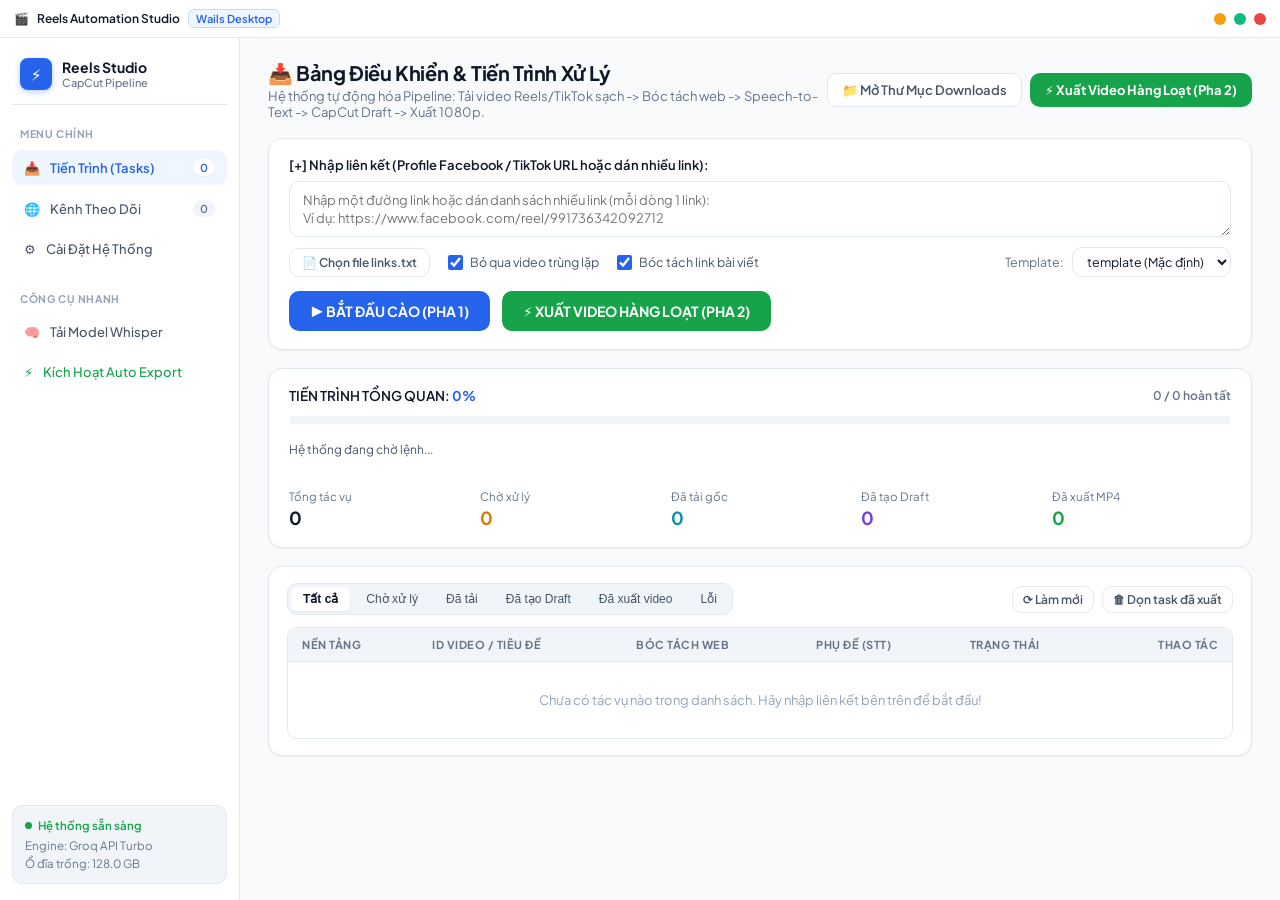
<file: frontend/src/index.html>
<!DOCTYPE html>
<html lang="vi">
<head>
  <meta charset="UTF-8">
  <meta name="viewport" content="width=device-width, initial-scale=1.0">
  <title>Reels Automation Studio</title>
  <link rel="preconnect" href="https://fonts.googleapis.com">
  <link rel="preconnect" href="https://fonts.gstatic.com" crossorigin>
  <link href="https://fonts.googleapis.com/css2?family=Plus+Jakarta+Sans:wght@400;500;600;700;800&family=JetBrains+Mono:wght@400;500&display=swap" rel="stylesheet">
  <link rel="stylesheet" href="./style.css">
</head>
<body>
  <!-- Clean Root Container: 100% of UI is generated programmatically via JavaScript DOM -->
  <div id="app"></div>
  <script type="module" src="./js/app.js"></script>
</body>
</html>
</file>
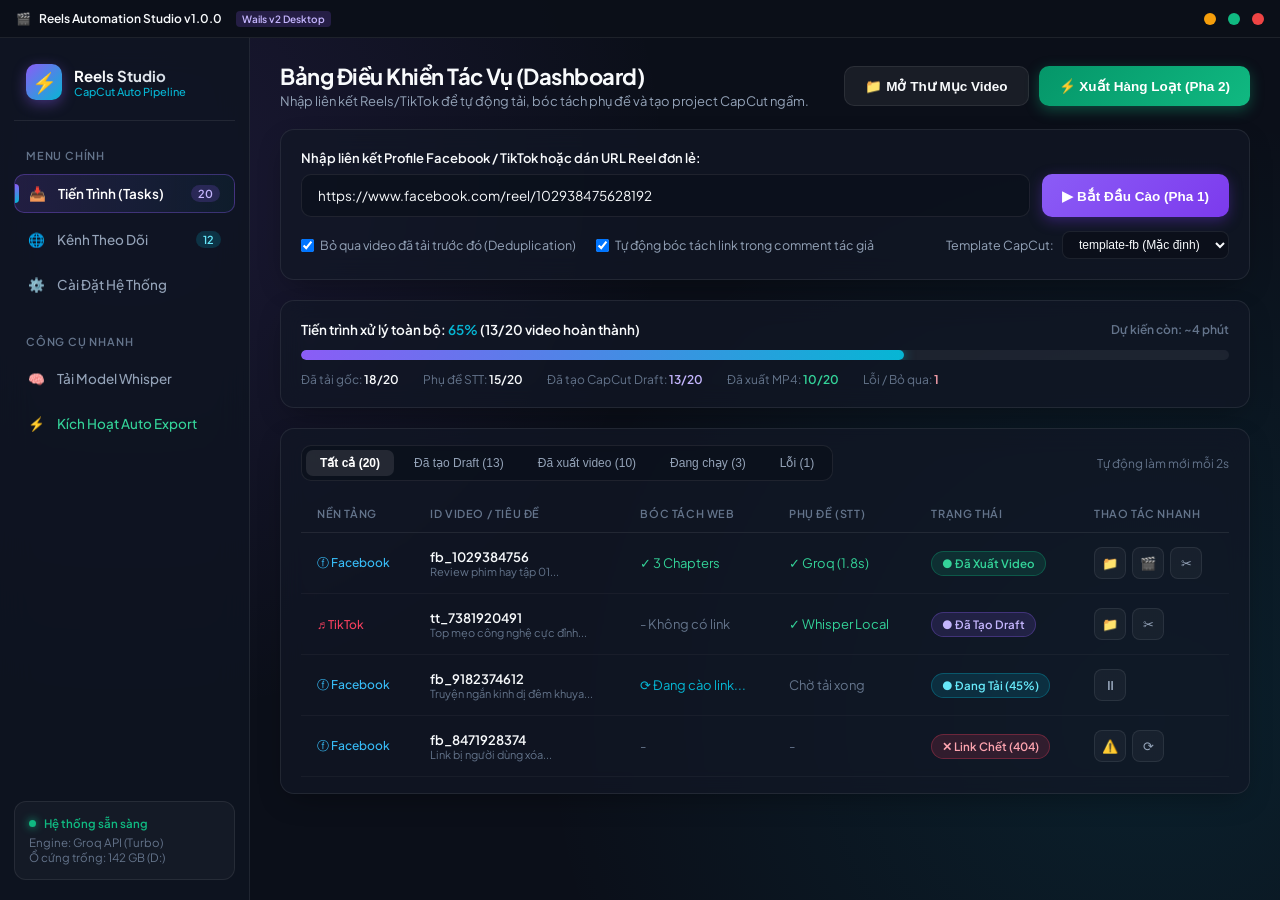
<file: docs/ui-mockup.html>
<!DOCTYPE html>
<html lang="vi">
<head>
  <meta charset="UTF-8">
  <meta name="viewport" content="width=device-width, initial-scale=1.0">
  <title>Reels Automation Studio - Desktop UI Preview</title>
  <link rel="preconnect" href="https://fonts.googleapis.com">
  <link rel="preconnect" href="https://fonts.gstatic.com" crossorigin>
  <link href="https://fonts.googleapis.com/css2?family=Plus+Jakarta+Sans:wght@400;500;600;700;800&family=JetBrains+Mono:wght@400;500&display=swap" rel="stylesheet">
  <style>
    :root {
      --bg-dark: #0b0f19;
      --card-bg: rgba(18, 24, 38, 0.7);
      --card-border: rgba(255, 255, 255, 0.08);
      --card-hover: rgba(25, 34, 54, 0.85);
      --accent-purple: #8b5cf6;
      --accent-cyan: #06b6d4;
      --accent-green: #10b981;
      --accent-amber: #f59e0b;
      --accent-rose: #f43f5e;
      --text-main: #f8fafc;
      --text-muted: #94a3b8;
      --text-dim: #64748b;
      --sidebar-width: 250px;
    }

    * {
      box-sizing: border-box;
      margin: 0;
      padding: 0;
    }

    body {
      font-family: 'Plus Jakarta Sans', sans-serif;
      background: radial-gradient(circle at 10% 20%, rgba(139, 92, 246, 0.12) 0%, transparent 40%),
                  radial-gradient(circle at 90% 80%, rgba(6, 182, 212, 0.1) 0%, transparent 45%),
                  var(--bg-dark);
      color: var(--text-main);
      min-height: 100vh;
      display: flex;
      flex-direction: column;
      user-select: none;
      overflow-x: hidden;
    }

    /* Window Titlebar (Wails Frame) */
    .titlebar {
      height: 38px;
      background: rgba(11, 15, 25, 0.95);
      border-bottom: 1px solid var(--card-border);
      display: flex;
      align-items: center;
      justify-content: space-between;
      padding: 0 16px;
      font-size: 12px;
      color: var(--text-muted);
      z-index: 100;
    }
    .titlebar-brand {
      display: flex;
      align-items: center;
      gap: 8px;
      font-weight: 600;
      color: var(--text-main);
    }
    .titlebar-controls {
      display: flex;
      gap: 12px;
    }
    .titlebar-btn {
      width: 12px;
      height: 12px;
      border-radius: 50%;
      cursor: pointer;
    }
    .btn-close { background: #ef4444; }
    .btn-min { background: #f59e0b; }
    .btn-max { background: #10b981; }

    /* App Container */
    .app-layout {
      display: flex;
      flex: 1;
      height: calc(100vh - 38px);
    }

    /* Sidebar */
    .sidebar {
      width: var(--sidebar-width);
      background: rgba(15, 21, 34, 0.85);
      backdrop-filter: blur(16px);
      border-right: 1px solid var(--card-border);
      display: flex;
      flex-direction: column;
      padding: 20px 14px;
      gap: 8px;
    }
    .logo-container {
      display: flex;
      align-items: center;
      gap: 12px;
      padding: 6px 12px 20px 12px;
      border-bottom: 1px solid var(--card-border);
      margin-bottom: 10px;
    }
    .logo-icon {
      width: 36px;
      height: 36px;
      border-radius: 10px;
      background: linear-gradient(135deg, var(--accent-purple), var(--accent-cyan));
      display: flex;
      align-items: center;
      justify-content: center;
      font-size: 20px;
      box-shadow: 0 4px 14px rgba(139, 92, 246, 0.4);
    }
    .logo-text {
      font-size: 15px;
      font-weight: 700;
      background: linear-gradient(to right, #fff, #cbd5e1);
      -webkit-background-clip: text;
      -webkit-text-fill-color: transparent;
      line-height: 1.2;
    }
    .logo-sub {
      font-size: 11px;
      color: var(--accent-cyan);
      font-weight: 500;
    }

    .nav-group-title {
      font-size: 11px;
      font-weight: 600;
      color: var(--text-dim);
      text-transform: uppercase;
      letter-spacing: 0.8px;
      padding: 10px 12px 4px 12px;
    }
    .nav-item {
      display: flex;
      align-items: center;
      gap: 12px;
      padding: 10px 14px;
      border-radius: 10px;
      font-size: 13.5px;
      font-weight: 500;
      color: var(--text-muted);
      cursor: pointer;
      transition: all 0.2s ease;
      position: relative;
    }
    .nav-item:hover {
      background: rgba(255, 255, 255, 0.05);
      color: var(--text-main);
    }
    .nav-item.active {
      background: linear-gradient(90deg, rgba(139, 92, 246, 0.15), rgba(6, 182, 212, 0.05));
      color: #fff;
      font-weight: 600;
      border: 1px solid rgba(139, 92, 246, 0.35);
    }
    .nav-item.active::before {
      content: '';
      position: absolute;
      left: 0;
      top: 25%;
      height: 50%;
      width: 3.5px;
      border-radius: 0 4px 4px 0;
      background: linear-gradient(to bottom, var(--accent-purple), var(--accent-cyan));
    }
    .nav-badge {
      margin-left: auto;
      font-size: 11px;
      padding: 2px 7px;
      border-radius: 12px;
      background: rgba(139, 92, 246, 0.2);
      color: #c4b5fd;
      font-weight: 600;
    }

    .sidebar-footer {
      margin-top: auto;
      padding: 14px;
      border-radius: 12px;
      background: rgba(255, 255, 255, 0.03);
      border: 1px solid var(--card-border);
      font-size: 11.5px;
    }
    .footer-status {
      display: flex;
      align-items: center;
      gap: 8px;
      color: var(--accent-green);
      font-weight: 600;
      margin-bottom: 4px;
    }
    .status-dot {
      width: 7px;
      height: 7px;
      border-radius: 50%;
      background: var(--accent-green);
      box-shadow: 0 0 8px var(--accent-green);
    }

    /* Main Content */
    .main-content {
      flex: 1;
      padding: 24px 30px;
      overflow-y: auto;
      display: flex;
      flex-direction: column;
      gap: 20px;
    }

    .tab-content {
      display: none;
      flex-direction: column;
      gap: 20px;
      animation: fadeIn 0.25s ease;
    }
    .tab-content.active {
      display: flex;
    }
    @keyframes fadeIn {
      from { opacity: 0; transform: translateY(4px); }
      to { opacity: 1; transform: translateY(0); }
    }

    /* Header Bar */
    .page-header {
      display: flex;
      justify-content: space-between;
      align-items: center;
    }
    .page-title {
      font-size: 22px;
      font-weight: 700;
      letter-spacing: -0.5px;
    }
    .page-subtitle {
      font-size: 13px;
      color: var(--text-muted);
      margin-top: 3px;
    }

    /* Cards */
    .glass-card {
      background: var(--card-bg);
      backdrop-filter: blur(12px);
      border: 1px solid var(--card-border);
      border-radius: 14px;
      padding: 20px;
      box-shadow: 0 10px 30px -10px rgba(0, 0, 0, 0.4);
    }

    /* Input Section */
    .input-row {
      display: flex;
      gap: 12px;
    }
    .input-box {
      flex: 1;
      background: rgba(11, 15, 25, 0.6);
      border: 1px solid var(--card-border);
      border-radius: 10px;
      padding: 12px 16px;
      font-size: 13.5px;
      color: var(--text-main);
      font-family: inherit;
      outline: none;
      transition: all 0.2s ease;
    }
    .input-box:focus {
      border-color: var(--accent-purple);
      box-shadow: 0 0 0 3px rgba(139, 92, 246, 0.15);
    }

    /* Buttons */
    .btn {
      display: inline-flex;
      align-items: center;
      gap: 8px;
      padding: 11px 20px;
      border-radius: 10px;
      font-size: 13.5px;
      font-weight: 600;
      cursor: pointer;
      border: none;
      outline: none;
      transition: all 0.2s cubic-bezier(0.4, 0, 0.2, 1);
    }
    .btn:active {
      transform: scale(0.97);
    }
    .btn-primary {
      background: linear-gradient(135deg, var(--accent-purple), #7c3aed);
      color: white;
      box-shadow: 0 4px 14px rgba(124, 58, 237, 0.35);
    }
    .btn-primary:hover {
      box-shadow: 0 6px 20px rgba(124, 58, 237, 0.5);
      filter: brightness(1.1);
    }
    .btn-export {
      background: linear-gradient(135deg, #059669, #10b981);
      color: white;
      box-shadow: 0 4px 14px rgba(16, 185, 129, 0.35);
    }
    .btn-export:hover {
      box-shadow: 0 6px 20px rgba(16, 185, 129, 0.5);
      filter: brightness(1.1);
    }
    .btn-secondary {
      background: rgba(255, 255, 255, 0.06);
      color: var(--text-main);
      border: 1px solid var(--card-border);
    }
    .btn-secondary:hover {
      background: rgba(255, 255, 255, 0.1);
    }

    .options-bar {
      display: flex;
      align-items: center;
      gap: 20px;
      margin-top: 14px;
      font-size: 12.5px;
      color: var(--text-muted);
    }
    .checkbox-label {
      display: flex;
      align-items: center;
      gap: 6px;
      cursor: pointer;
    }
    .select-dropdown {
      background: rgba(11, 15, 25, 0.7);
      border: 1px solid var(--card-border);
      border-radius: 8px;
      padding: 5px 12px;
      font-size: 12px;
      color: var(--text-main);
      outline: none;
    }

    /* Overall Progress Bar */
    .progress-card {
      display: flex;
      flex-direction: column;
      gap: 12px;
    }
    .progress-header {
      display: flex;
      justify-content: space-between;
      align-items: center;
      font-size: 13.5px;
      font-weight: 600;
    }
    .progress-bar-track {
      height: 10px;
      background: rgba(255, 255, 255, 0.06);
      border-radius: 10px;
      overflow: hidden;
      position: relative;
    }
    .progress-bar-fill {
      height: 100%;
      width: 65%;
      border-radius: 10px;
      background: linear-gradient(90deg, var(--accent-purple), var(--accent-cyan));
      box-shadow: 0 0 12px rgba(6, 182, 212, 0.6);
      transition: width 0.5s ease;
    }
    .progress-stats {
      display: flex;
      gap: 24px;
      font-size: 12px;
      color: var(--text-dim);
    }
    .stat-highlight {
      color: var(--text-main);
      font-weight: 600;
    }

    /* Filter & Search Bar */
    .table-actions {
      display: flex;
      justify-content: space-between;
      align-items: center;
    }
    .filter-tabs {
      display: flex;
      gap: 6px;
      background: rgba(11, 15, 25, 0.6);
      padding: 4px;
      border-radius: 10px;
      border: 1px solid var(--card-border);
    }
    .filter-btn {
      padding: 6px 14px;
      border-radius: 7px;
      font-size: 12px;
      font-weight: 500;
      color: var(--text-muted);
      cursor: pointer;
      border: none;
      background: transparent;
      transition: all 0.2s ease;
    }
    .filter-btn.active {
      background: rgba(255, 255, 255, 0.1);
      color: #fff;
      font-weight: 600;
    }

    /* Tasks Data Table */
    .table-container {
      overflow-x: auto;
    }
    table {
      width: 100%;
      border-collapse: collapse;
      font-size: 13px;
      text-align: left;
    }
    th {
      padding: 12px 16px;
      font-size: 11px;
      font-weight: 600;
      text-transform: uppercase;
      letter-spacing: 0.6px;
      color: var(--text-dim);
      border-bottom: 1px solid var(--card-border);
    }
    td {
      padding: 14px 16px;
      border-bottom: 1px solid rgba(255, 255, 255, 0.04);
      vertical-align: middle;
    }
    tr:hover td {
      background: rgba(255, 255, 255, 0.02);
    }

    /* Badges */
    .badge {
      display: inline-flex;
      align-items: center;
      gap: 6px;
      padding: 4px 10px;
      border-radius: 20px;
      font-size: 11.5px;
      font-weight: 600;
    }
    .badge-exported {
      background: rgba(16, 185, 129, 0.15);
      color: #34d399;
      border: 1px solid rgba(16, 185, 129, 0.3);
    }
    .badge-draft {
      background: rgba(139, 92, 246, 0.15);
      color: #c4b5fd;
      border: 1px solid rgba(139, 92, 246, 0.3);
    }
    .badge-downloading {
      background: rgba(6, 182, 212, 0.15);
      color: #67e8f9;
      border: 1px solid rgba(6, 182, 212, 0.3);
    }
    .badge-failed {
      background: rgba(244, 63, 94, 0.15);
      color: #fda4af;
      border: 1px solid rgba(244, 63, 94, 0.3);
    }

    .platform-tag {
      display: inline-flex;
      align-items: center;
      gap: 5px;
      font-size: 12px;
      font-weight: 500;
    }
    .platform-fb { color: #38bdf8; }
    .platform-tiktok { color: #f43f5e; }

    /* Action icons in table */
    .row-actions {
      display: flex;
      gap: 6px;
    }
    .action-icon-btn {
      width: 32px;
      height: 32px;
      border-radius: 8px;
      background: rgba(255, 255, 255, 0.04);
      border: 1px solid var(--card-border);
      color: var(--text-muted);
      display: flex;
      align-items: center;
      justify-content: center;
      cursor: pointer;
      font-size: 13px;
      transition: all 0.2s ease;
    }
    .action-icon-btn:hover {
      background: rgba(139, 92, 246, 0.2);
      color: #fff;
      border-color: rgba(139, 92, 246, 0.4);
    }

    /* Modal Overlay */
    .modal-overlay {
      position: fixed;
      top: 0;
      left: 0;
      right: 0;
      bottom: 0;
      background: rgba(4, 7, 13, 0.8);
      backdrop-filter: blur(8px);
      display: none;
      align-items: center;
      justify-content: center;
      z-index: 1000;
      animation: fadeIn 0.2s ease;
    }
    .modal-overlay.active {
      display: flex;
    }
    .modal-box {
      width: 560px;
      background: #111827;
      border: 1px solid rgba(255, 255, 255, 0.12);
      border-radius: 16px;
      padding: 24px;
      box-shadow: 0 25px 50px -12px rgba(0, 0, 0, 0.7);
      display: flex;
      flex-direction: column;
      gap: 18px;
    }
    .modal-title {
      font-size: 18px;
      font-weight: 700;
      display: flex;
      align-items: center;
      gap: 10px;
    }
    .model-list-item {
      padding: 14px;
      border-radius: 12px;
      background: rgba(255, 255, 255, 0.03);
      border: 1px solid var(--card-border);
      display: flex;
      justify-content: space-between;
      align-items: center;
    }

    /* Settings Form */
    .form-group {
      display: flex;
      flex-direction: column;
      gap: 6px;
      margin-bottom: 16px;
    }
    .form-label {
      font-size: 13px;
      font-weight: 600;
      color: var(--text-main);
    }
    .form-desc {
      font-size: 12px;
      color: var(--text-dim);
    }
  </style>
</head>
<body>

  <!-- Window Titlebar -->
  <div class="titlebar">
    <div class="titlebar-brand">
      <span>🎬</span>
      <span>Reels Automation Studio v1.0.0</span>
      <span style="font-size: 10px; padding: 2px 6px; background: rgba(139,92,246,0.2); color: #c4b5fd; border-radius: 4px; margin-left: 6px;">Wails v2 Desktop</span>
    </div>
    <div class="titlebar-controls">
      <div class="titlebar-btn btn-min" title="Thu nhỏ"></div>
      <div class="titlebar-btn btn-max" title="Phóng to"></div>
      <div class="titlebar-btn btn-close" title="Đóng"></div>
    </div>
  </div>

  <div class="app-layout">
    <!-- Sidebar -->
    <aside class="sidebar">
      <div class="logo-container">
        <div class="logo-icon">⚡</div>
        <div>
          <div class="logo-text">Reels Studio</div>
          <div class="logo-sub">CapCut Auto Pipeline</div>
        </div>
      </div>

      <div class="nav-group-title">Menu Chính</div>
      <div class="nav-item active" onclick="switchTab('dashboard')">
        <span>📥</span>
        <span>Tiến Trình (Tasks)</span>
        <span class="nav-badge">20</span>
      </div>
      <div class="nav-item" onclick="switchTab('sources')">
        <span>🌐</span>
        <span>Kênh Theo Dõi</span>
        <span class="nav-badge" style="background: rgba(6,182,212,0.2); color: #67e8f9;">12</span>
      </div>
      <div class="nav-item" onclick="switchTab('settings')">
        <span>⚙️</span>
        <span>Cài Đặt Hệ Thống</span>
      </div>

      <div class="nav-group-title" style="margin-top: 14px;">Công Cụ Nhanh</div>
      <div class="nav-item" onclick="openModal('modelModal')">
        <span>🧠</span>
        <span>Tải Model Whisper</span>
      </div>
      <div class="nav-item" onclick="openModal('exportModal')" style="color: #34d399;">
        <span>⚡</span>
        <span>Kích Hoạt Auto Export</span>
      </div>

      <div class="sidebar-footer">
        <div class="footer-status">
          <div class="status-dot"></div>
          <span>Hệ thống sẵn sàng</span>
        </div>
        <div style="color: var(--text-dim); margin-top: 4px;">Engine: Groq API (Turbo)</div>
        <div style="color: var(--text-dim);">Ổ cứng trống: 142 GB (D:)</div>
      </div>
    </aside>

    <!-- Main View -->
    <main class="main-content">
      
      <!-- TAB 1: DASHBOARD -->
      <section id="tab-dashboard" class="tab-content active">
        <div class="page-header">
          <div>
            <h1 class="page-title">Bảng Điều Khiển Tác Vụ (Dashboard)</h1>
            <p class="page-subtitle">Nhập liên kết Reels/TikTok để tự động tải, bóc tách phụ đề và tạo project CapCut ngầm.</p>
          </div>
          <div style="display: flex; gap: 10px;">
            <button class="btn btn-secondary" onclick="alert('Mở thư mục: D:/reels-crawl/downloads')">📁 Mở Thư Mục Video</button>
            <button class="btn btn-export" onclick="openModal('exportModal')">⚡ Xuất Hàng Loạt (Pha 2)</button>
          </div>
        </div>

        <!-- Input Box Card -->
        <div class="glass-card">
          <div style="font-size: 13px; font-weight: 600; margin-bottom: 8px; color: var(--text-main);">
            Nhập liên kết Profile Facebook / TikTok hoặc dán URL Reel đơn lẻ:
          </div>
          <div class="input-row">
            <input type="text" class="input-box" placeholder="Ví dụ: https://www.facebook.com/reel/1029384756 hoặc dán link profile để quét..." value="https://www.facebook.com/reel/102938475628192">
            <button class="btn btn-primary" onclick="alert('Bắt đầu tải và xử lý video!')">▶ Bắt Đầu Cào (Pha 1)</button>
          </div>
          <div class="options-bar">
            <label class="checkbox-label">
              <input type="checkbox" checked> Bỏ qua video đã tải trước đó (Deduplication)
            </label>
            <label class="checkbox-label">
              <input type="checkbox" checked> Tự động bóc tách link trong comment tác giả
            </label>
            <div style="display: flex; align-items: center; gap: 8px; margin-left: auto;">
              <span>Template CapCut:</span>
              <select class="select-dropdown">
                <option>template-fb (Mặc định)</option>
                <option>template-review-doc</option>
                <option>template-tiktok-vibe</option>
              </select>
            </div>
          </div>
        </div>

        <!-- Overall Progress Card -->
        <div class="glass-card progress-card">
          <div class="progress-header">
            <span>Tiến trình xử lý toàn bộ: <span style="color: var(--accent-cyan);">65%</span> (13/20 video hoàn thành)</span>
            <span style="font-size: 12px; color: var(--text-dim);">Dự kiến còn: ~4 phút</span>
          </div>
          <div class="progress-bar-track">
            <div class="progress-bar-fill"></div>
          </div>
          <div class="progress-stats">
            <div>Đã tải gốc: <span class="stat-highlight">18/20</span></div>
            <div>Phụ đề STT: <span class="stat-highlight">15/20</span></div>
            <div>Đã tạo CapCut Draft: <span class="stat-highlight" style="color: #c4b5fd;">13/20</span></div>
            <div>Đã xuất MP4: <span class="stat-highlight" style="color: #34d399;">10/20</span></div>
            <div>Lỗi / Bỏ qua: <span class="stat-highlight" style="color: #fda4af;">1</span></div>
          </div>
        </div>

        <!-- Table Card -->
        <div class="glass-card" style="padding: 16px 20px;">
          <div class="table-actions" style="margin-bottom: 14px;">
            <div class="filter-tabs">
              <button class="filter-btn active">Tất cả (20)</button>
              <button class="filter-btn">Đã tạo Draft (13)</button>
              <button class="filter-btn">Đã xuất video (10)</button>
              <button class="filter-btn">Đang chạy (3)</button>
              <button class="filter-btn">Lỗi (1)</button>
            </div>
            <div style="font-size: 12px; color: var(--text-dim);">Tự động làm mới mỗi 2s</div>
          </div>

          <div class="table-container">
            <table>
              <thead>
                <tr>
                  <th>Nền Tảng</th>
                  <th>ID Video / Tiêu Đề</th>
                  <th>Bóc Tách Web</th>
                  <th>Phụ Đề (STT)</th>
                  <th>Trạng Thái</th>
                  <th>Thao Tác Nhanh</th>
                </tr>
              </thead>
              <tbody>
                <tr>
                  <td><span class="platform-tag platform-fb">ⓕ Facebook</span></td>
                  <td>
                    <div style="font-weight: 600;">fb_1029384756</div>
                    <div style="font-size: 11px; color: var(--text-dim);">Review phim hay tập 01...</div>
                  </td>
                  <td><span style="color: #34d399;">✓ 3 Chapters</span></td>
                  <td><span style="color: #34d399;">✓ Groq (1.8s)</span></td>
                  <td><span class="badge badge-exported">● Đã Xuất Video</span></td>
                  <td>
                    <div class="row-actions">
                      <button class="action-icon-btn" title="Mở thư mục video">📁</button>
                      <button class="action-icon-btn" title="Xem video thành phẩm">🎬</button>
                      <button class="action-icon-btn" title="Mở dự án trên CapCut">✂</button>
                    </div>
                  </td>
                </tr>
                <tr>
                  <td><span class="platform-tag platform-tiktok">♬ TikTok</span></td>
                  <td>
                    <div style="font-weight: 600;">tt_7381920491</div>
                    <div style="font-size: 11px; color: var(--text-dim);">Top mẹo công nghệ cực đỉnh...</div>
                  </td>
                  <td><span style="color: var(--text-dim);">- Không có link</span></td>
                  <td><span style="color: #34d399;">✓ Whisper Local</span></td>
                  <td><span class="badge badge-draft">● Đã Tạo Draft</span></td>
                  <td>
                    <div class="row-actions">
                      <button class="action-icon-btn" title="Mở thư mục video">📁</button>
                      <button class="action-icon-btn" title="Mở dự án trên CapCut">✂</button>
                    </div>
                  </td>
                </tr>
                <tr>
                  <td><span class="platform-tag platform-fb">ⓕ Facebook</span></td>
                  <td>
                    <div style="font-weight: 600;">fb_9182374612</div>
                    <div style="font-size: 11px; color: var(--text-dim);">Truyện ngắn kinh dị đêm khuya...</div>
                  </td>
                  <td><span style="color: var(--accent-cyan);">⟳ Đang cào link...</span></td>
                  <td><span style="color: var(--text-dim);">Chờ tải xong</span></td>
                  <td><span class="badge badge-downloading">● Đang Tải (45%)</span></td>
                  <td>
                    <div class="row-actions">
                      <button class="action-icon-btn" title="Tạm dừng">⏸</button>
                    </div>
                  </td>
                </tr>
                <tr>
                  <td><span class="platform-tag platform-fb">ⓕ Facebook</span></td>
                  <td>
                    <div style="font-weight: 600;">fb_8471928374</div>
                    <div style="font-size: 11px; color: var(--text-dim);">Link bị người dùng xóa...</div>
                  </td>
                  <td><span style="color: var(--text-dim);">-</span></td>
                  <td><span style="color: var(--text-dim);">-</span></td>
                  <td><span class="badge badge-failed">✕ Link Chết (404)</span></td>
                  <td>
                    <div class="row-actions">
                      <button class="action-icon-btn" title="Xem log lỗi chi tiết">⚠️</button>
                      <button class="action-icon-btn" title="Thử lại">⟳</button>
                    </div>
                  </td>
                </tr>
              </tbody>
            </table>
          </div>
        </div>
      </section>

      <!-- TAB 2: SOURCES -->
      <section id="tab-sources" class="tab-content">
        <div class="page-header">
          <div>
            <h1 class="page-title">Quản Lý Kênh & Nguồn Theo Dõi (Sources)</h1>
            <p class="page-subtitle">Hệ thống sẽ lưu danh sách các Page Facebook và Profile TikTok để tự động quét phát hiện video mới.</p>
          </div>
          <button class="btn btn-primary" onclick="alert('Đang quét kiểm tra video mới trên tất cả 12 kênh!')">⟳ Quét Tất Cả Kênh</button>
        </div>

        <div class="glass-card">
          <div class="input-row">
            <input type="text" class="input-box" placeholder="Dán link Page hoặc Profile (Ví dụ: https://www.facebook.com/reviewphimhay)...">
            <button class="btn btn-secondary">+ Thêm Kênh Mới</button>
          </div>
        </div>

        <div class="glass-card">
          <table>
            <thead>
              <tr>
                <th>Nền Tảng</th>
                <th>Tên Kênh / Profile</th>
                <th>URL Theo Dõi</th>
                <th>Số Video Đã Cào</th>
                <th>Lần Quét Cuối</th>
                <th>Thao Tác</th>
              </tr>
            </thead>
            <tbody>
              <tr>
                <td><span class="platform-tag platform-fb">ⓕ Facebook</span></td>
                <td><strong>Ghiền Phim Review</strong></td>
                <td><code style="color: var(--accent-cyan);">facebook.com/ghienphimhay</code></td>
                <td><strong>145</strong> video</td>
                <td>10 phút trước</td>
                <td><button class="action-icon-btn">⟳</button></td>
              </tr>
              <tr>
                <td><span class="platform-tag platform-tiktok">♬ TikTok</span></td>
                <td><strong>@congnghe_trend</strong></td>
                <td><code style="color: var(--accent-cyan);">tiktok.com/@congnghe_trend</code></td>
                <td><strong>89</strong> video</td>
                <td>1 giờ trước</td>
                <td><button class="action-icon-btn">⟳</button></td>
              </tr>
            </tbody>
          </table>
        </div>
      </section>

      <!-- TAB 3: SETTINGS -->
      <section id="tab-settings" class="tab-content">
        <div class="page-header">
          <div>
            <h1 class="page-title">Cài Đặt & Cấu Hình Hệ Thống</h1>
            <p class="page-subtitle">Thiết lập môi trường CapCut Desktop, API nhận diện giọng nói và thư mục lưu trữ.</p>
          </div>
          <button class="btn btn-primary" onclick="alert('Đã lưu cấu hình thành công!')">💾 Lưu Cấu Hình</button>
        </div>

        <div class="glass-card">
          <h3 style="margin-bottom: 14px; font-size: 15px; color: var(--accent-cyan);">1. Cấu hình CapCut Desktop & Template</h3>
          <div class="form-group">
            <label class="form-label">Thư mục dự án CapCut (Draft Path):</label>
            <input type="text" class="input-box" value="C:\Users\Admin\AppData\Local\CapCut\User Data\Projects\com.lveditor.draft">
            <span class="form-desc">Để trống để ứng dụng tự động dò tìm qua Windows Registry.</span>
          </div>
          <div class="form-group">
            <label class="form-label">Tên Template chuẩn mẫu:</label>
            <input type="text" class="input-box" value="template-fb" style="width: 300px;">
          </div>
        </div>

        <div class="glass-card">
          <h3 style="margin-bottom: 14px; font-size: 15px; color: var(--accent-purple);">2. Nhận Diện Giọng Nói (Speech-to-Text)</h3>
          <div class="form-group">
            <label class="form-label">Phương thức nhận diện:</label>
            <div style="display: flex; gap: 20px; margin-top: 6px;">
              <label class="checkbox-label">
                <input type="radio" name="stt_mode" checked> <strong>Cloud API (Groq Whisper Large v3)</strong> [Tốc độ siêu nhanh 1-2s]
              </label>
              <label class="checkbox-label">
                <input type="radio" name="stt_mode"> <strong>Local Offline (faster-whisper)</strong> [Miễn phí, không cần mạng]
              </label>
            </div>
          </div>
          <div class="form-group" style="margin-top: 10px;">
            <label class="form-label">Groq API Key:</label>
            <div class="input-row">
              <input type="password" class="input-box" value="gsk_live981293847120398401928340192">
              <button class="btn btn-secondary">Kiểm Tra Kết Nối</button>
            </div>
          </div>
        </div>

        <div class="glass-card">
          <h3 style="margin-bottom: 14px; font-size: 15px; color: var(--accent-green);">3. Quản Lý Dung Lượng & Ổ Đĩa</h3>
          <div class="form-group">
            <label class="form-label">Thư mục tải video thành phẩm:</label>
            <input type="text" class="input-box" value="D:\reels-crawl\downloads">
          </div>
          <label class="checkbox-label">
            <input type="checkbox" checked> Tự động xóa video gốc (raw_video.mp4) sau khi CapCut đã xuất thành phẩm thành công.
          </label>
        </div>
      </section>

    </main>
  </div>

  <!-- MODAL 1: TẢI MODEL WHISPER -->
  <div id="modelModal" class="modal-overlay">
    <div class="modal-box">
      <div class="modal-title">
        <span>🧠</span>
        <span>Trình Quản Lý Tải Model Whisper Offline</span>
      </div>
      <p style="font-size: 13px; color: var(--text-muted);">
        Chọn model để tải về máy dùng cho chế độ Offline không cần internet. File lưu tại thư mục <code>models/</code>.
      </p>

      <div class="model-list-item">
        <div>
          <div style="font-weight: 600;">Whisper Tiny (~75 MB)</div>
          <div style="font-size: 12px; color: var(--text-dim);">Tải siêu nhanh, độ chính xác cơ bản.</div>
        </div>
        <span class="badge badge-exported">Đã Cài Đặt</span>
      </div>

      <div class="model-list-item" style="border-color: rgba(139,92,246,0.3);">
        <div>
          <div style="font-weight: 600; color: #c4b5fd;">Whisper Base (~145 MB) [Khuyên dùng]</div>
          <div style="font-size: 12px; color: var(--text-dim);">Cân bằng tối ưu giữa tốc độ và độ chuẩn tiếng Việt.</div>
          <div class="progress-bar-track" style="margin-top: 8px; width: 260px;">
            <div class="progress-bar-fill" style="width: 65%;"></div>
          </div>
        </div>
        <button class="btn btn-secondary" style="font-size: 12px; padding: 6px 12px;">Đang Tải (65%)</button>
      </div>

      <div class="model-list-item">
        <div>
          <div style="font-weight: 600;">Whisper Small (~460 MB)</div>
          <div style="font-size: 12px; color: var(--text-dim);">Chuẩn xác cao nhất, khuyên dùng nếu máy có GPU.</div>
        </div>
        <button class="btn btn-secondary" style="font-size: 12px; padding: 6px 12px;">⬇ Tải Về</button>
      </div>

      <div style="display: flex; justify-content: flex-end; margin-top: 8px;">
        <button class="btn btn-secondary" onclick="closeModal('modelModal')">Đóng Hộp Thoại</button>
      </div>
    </div>
  </div>

  <!-- MODAL 2: AUTO EXPORT CONFIRM -->
  <div id="exportModal" class="modal-overlay">
    <div class="modal-box">
      <div class="modal-title" style="color: #fbbf24;">
        <span>⚠️</span>
        <span>Xác Nhận Xuất Video Hàng Loạt (Pha 2)</span>
      </div>
      <p style="font-size: 13.5px; color: var(--text-muted); line-height: 1.5;">
        Hệ thống chuẩn bị kích hoạt <strong>Windows UI Automation</strong> để điều khiển CapCut Desktop xuất <span style="color: #fff; font-weight: 700;">13 dự án</span> đã tạo Draft.
      </p>

      <div style="background: rgba(245, 158, 11, 0.1); border: 1px solid rgba(245, 158, 11, 0.25); padding: 14px; border-radius: 10px; font-size: 12.5px; color: #fde68a;">
        <strong>LƯU Ý QUAN TRỌNG:</strong>
        <ul style="margin-left: 18px; margin-top: 6px; line-height: 1.6;">
          <li>Nếu CapCut đang mở, ứng dụng sẽ <strong>tự động đóng CapCut</strong> để làm sạch môi trường trước khi khởi động.</li>
          <li>Vui lòng không dùng chuột bấm đè lên màn hình CapCut trong khi đang render (Ctrl + E).</li>
          <li>Các video đã xuất thành công sẽ tự động được bỏ qua (Skip).</li>
        </ul>
      </div>

      <div style="display: flex; justify-content: flex-end; gap: 10px; margin-top: 8px;">
        <button class="btn btn-secondary" onclick="closeModal('exportModal')">Hủy Bỏ</button>
        <button class="btn btn-export" onclick="alert('Đã kích hoạt Pha 2! CapCut sẽ lần lượt mở và xuất video.'); closeModal('exportModal')">⚡ Bắt Đầu Xuất Ngay</button>
      </div>
    </div>
  </div>

  <script>
    function switchTab(tabName) {
      document.querySelectorAll('.tab-content').forEach(el => el.classList.remove('active'));
      document.querySelectorAll('.nav-item').forEach(el => el.classList.remove('active'));

      const targetTab = document.getElementById('tab-' + tabName);
      if (targetTab) targetTab.classList.add('active');

      const activeNav = Array.from(document.querySelectorAll('.nav-item')).find(item => 
        item.getAttribute('onclick')?.includes(tabName)
      );
      if (activeNav) activeNav.classList.add('active');
    }

    function openModal(id) {
      const modal = document.getElementById(id);
      if (modal) modal.classList.add('active');
    }

    function closeModal(id) {
      const modal = document.getElementById(id);
      if (modal) modal.classList.remove('active');
    }
  </script>
</body>
</html>
</file>
<file: frontend/src/style.css>
/* Modular CSS Entry Point */
@import "./css/variables.css";
@import "./css/layout.css";
@import "./css/components.css";
@import "./css/dashboard.css";
@import "./css/sources.css";
@import "./css/settings.css";
</file>
